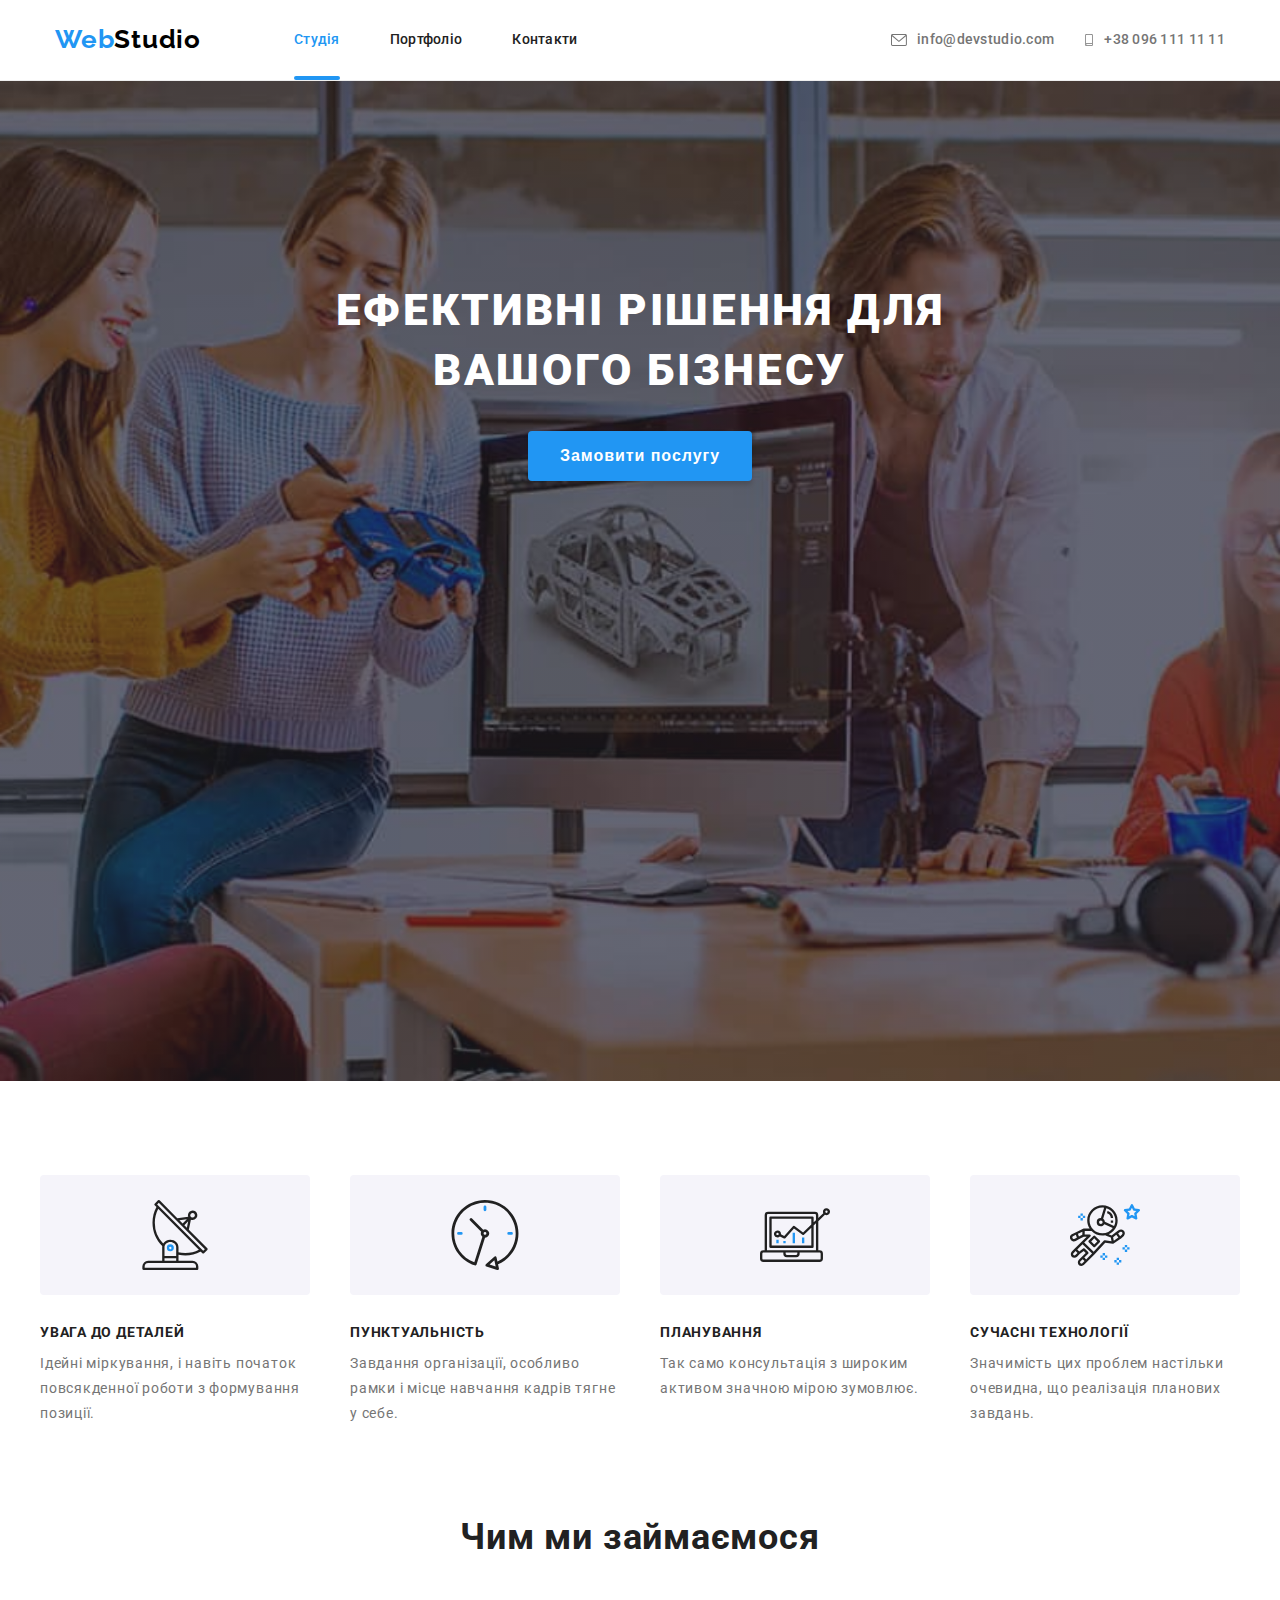
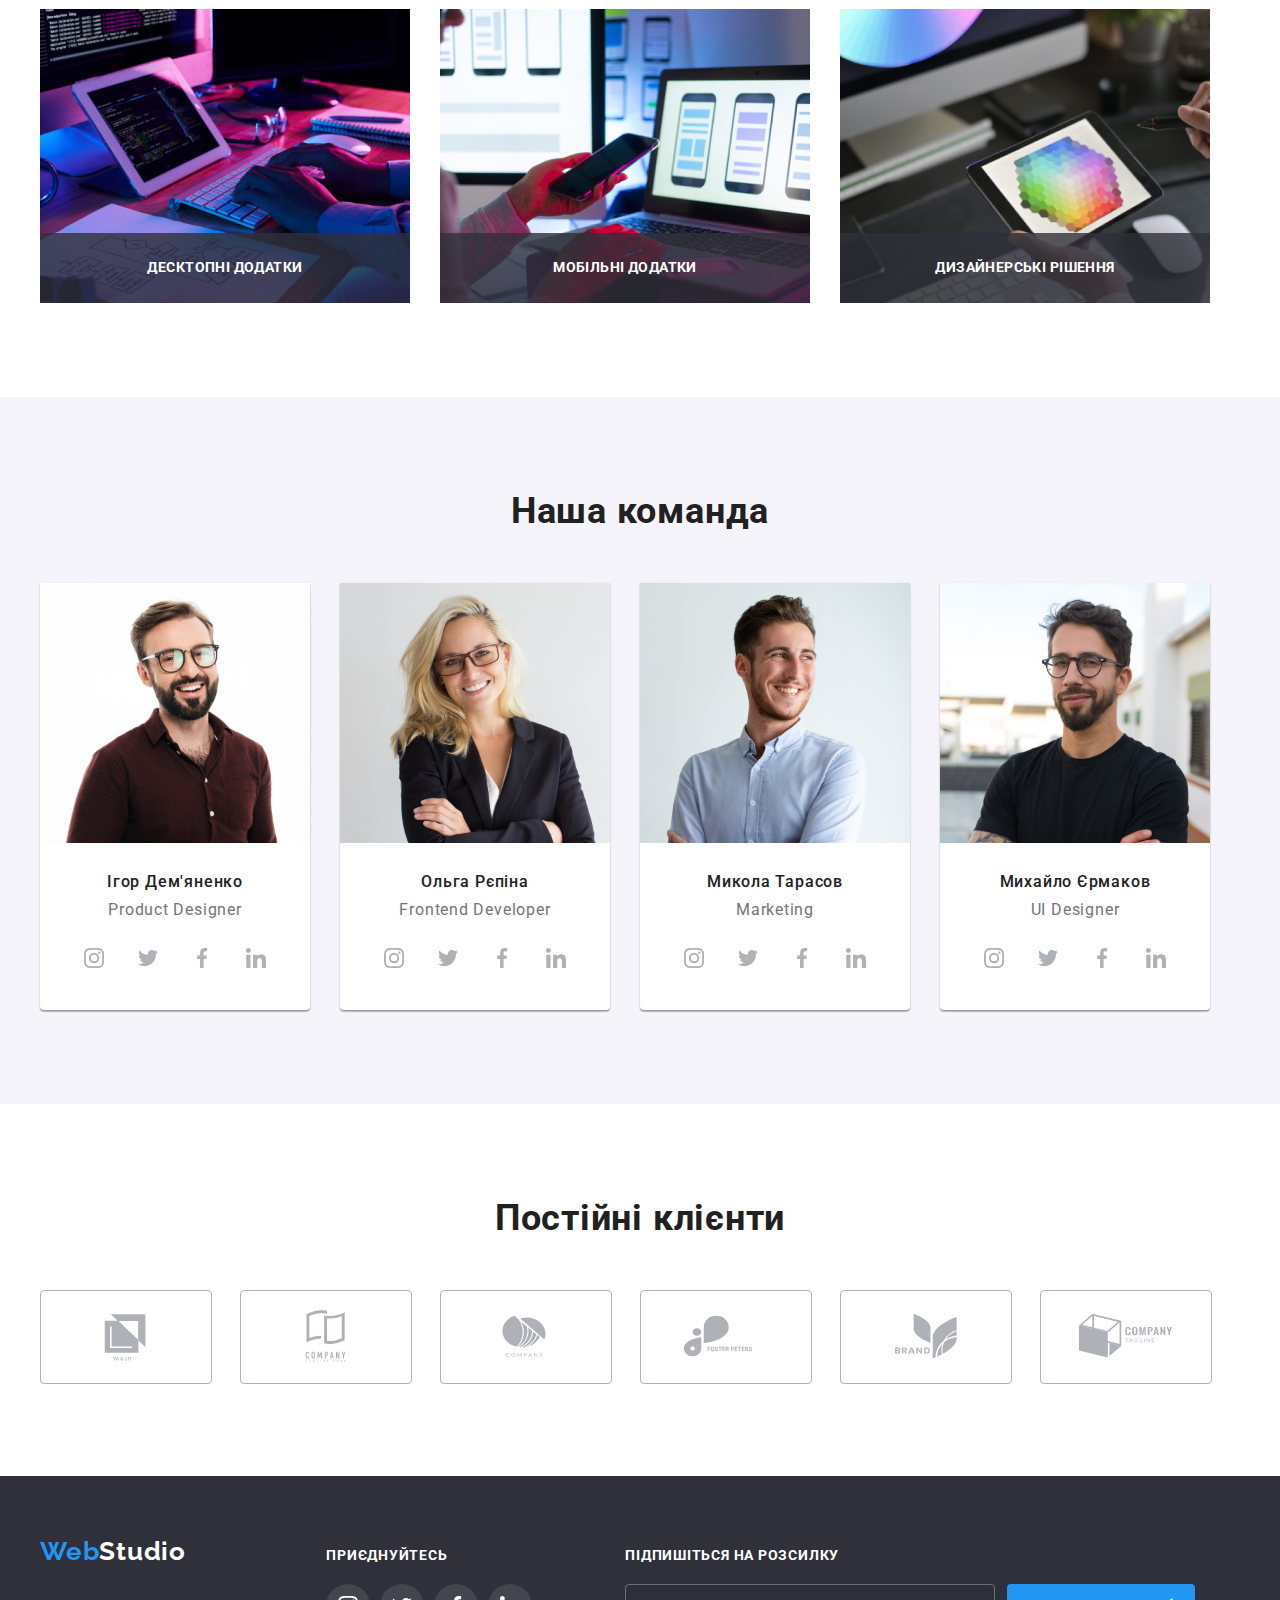
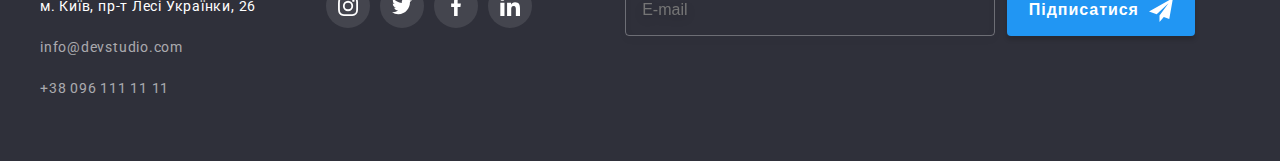
<file: index.html>
<!DOCTYPE html>
<html lang="uk">

<head>
    <meta charset="UTF-8">
    <meta http-equiv="X-UA-Compatible" content="IE=edge">
    <meta name="viewport" content="width=device-width, initial-scale=1.0">
    <title>Завдання6</title>
    <link rel="preconnect" href="https://fonts.googleapis.com">
    <link rel="preconnect" href="https://fonts.gstatic.com" crossorigin>
    <link href="https://fonts.googleapis.com/css2?family=Raleway:wght@700&family=Roboto:wght@400;500;700;900&display=swap" rel="stylesheet">
    <link rel="stylesheet" href="https://cdnjs.cloudflare.com/ajax/libs/modern-normalize/1.1.0/modern-normalize.min.css"
        integrity="sha512-wpPYUAdjBVSE4KJnH1VR1HeZfpl1ub8YT/NKx4PuQ5NmX2tKuGu6U/JRp5y+Y8XG2tV+wKQpNHVUX03MfMFn9Q=="
        crossorigin="anonymous" referrerpolicy="no-referrer" />
    <link rel="stylesheet" href="./css/styles.css">


<body>
    <header>
        <div class=" header container nav-flex">
            <a class="logo" href="./index.html"><span class="accent">Web</span>Studio</a>
            <nav class="nav-site">
                <ul class="nav-li">
                    <li class="item" ><a href="" class="nav-site-link current after-title">Студія</a></li>
                    <li class="item" ><a href="./portfolio.html" class="nav-site-link after-title ">Портфоліо</a></li>
                    <li class="item" ><a href="" class="nav-site-link after-title">Контакти</a></li>
                </ul>
            </nav>
            <ul class="nav-contacts">
                <li class="item">
                <a href="mailto:info@devstudio.com" class="nav-contacts-tel pre-title" href="">
                    <svg class="icon-list-contact"  width="16" height="12">
                                <use href="./images/icons.svg.svg#icon-email"></use>
                    </svg>info@devstudio.com</a>
                </li>
                <li class="item">
                    <a href="tel:+380961111111" class="nav-contacts-tel tel-footer pre-title" href="">
                        <svg class="icon-list-contact"  width="10" height="12">
                                <use href="./images/icons.svg.svg#icon-tel"></use>
                        </svg> +38 096 111 11 11</a>
                </li>
            </ul>
        </div>
    </header>

    <main>
        <section class="hero-start section hero-img">
            <h1 class="hero-start-header">Ефективні рішення для вашого бізнесу</h1>
            <button type="button" class="hero-button" data-modal-open>Замовити послугу</button>
            <div class="backdrop is-hidden" data-modal>
                <div class="modal">
                    <button type="button"  class="button-close" data-modal-close><svg class="icon-close" width="18" height="18">
                        <use href="./images/icons.svg.svg#icon-close-black" ></use></svg></button>
                    <form  name="client-form" class="form" action="">
                        <p class="header-form">Залиште свої дані, ми вам передзвонимо</p>
                            <label class="form-field" for="name">
                                <span class="form-name">Ім'я</span>
                                <div class="form-field-input">
                                    <svg class="icon-form"  width="18" height="18">
                                        <use href="./images/icons.svg.svg#icon-people-black"></use></svg>
                                    <input class="input-icon" type="text" name="name" id="name" autofocus>
                                </div>
                            </label>   
                            <label class="form-field" for="tel">
                                <span class="form-name">Телефон</span>
                                <div class="form-field-input">
                                    <svg class="icon-form"  width="18" height="18">
                                        <use href="./images/icons.svg.svg#icon-phone-black"></use></svg>
                                    <input class="input-icon" type="tel" name="tel" id="tel">
                                </div>
                            </label>
                            <label class="form-field" for="mail">
                                <span class="form-name">Пошта</span>
                                <div class="form-field-input">
                                    <svg class="icon-form"  width="18" height="18">
                                        <use href="./images/icons.svg.svg#icon-email-black-mail"></use></svg>
                                    <input class="input-icon" type="email" name="mail" id="mail">
                                </div>
                            </label>
                            <label class="form-field" for="coment">
                                <span class="form-name">Коментар</span>
                                <div class="form-field-textarea">
                                <textarea name="coment" id="coment" rows="3" placeholder="Введіть текст"></textarea>
                                </div>
                            </label> 
                            <label class="modal-agreement"  for="agreement">
                                <input class="form-checkbox" type="checkbox" name="agreement" id="agreement">
                                <svg class="icon-check is-hidden"  width="16" height="15">
                                    <use href="./images/icons.svg.svg#icon-icon-check-1"></use>
                                </svg>
                                <span class="modal-agreement-text">
                                    Погоджуюся з розсилкою та приймаю 
                                    <a class="condition" href="">Умови договору</a>
                                </span>
                            </label>
                    </form>
                    <button class="button-send" type="submit">Відправити</button>
                </div>
            </div>
        </section>
        

        <section class="section">
            <div class="container benifits-flex">
                <h2 class=" visually-hidden">Наші переваги</h2>
                <ul class="benifits-list">
                    <li class="benifits-iteam">
                        <div class="iteam-box">
                            <svg class="benefits-box-icon" width="70" height="70">
                                <use href="./images/icons.svg.svg#icon-antenna-1"  >
                                </use>
                            </svg>
                        </div>
                        <h3 class="title-benifits">УВАГА ДО ДЕТАЛЕЙ</h3>
                        <p class="text-benifits">
                            Ідейні міркування, і навіть початок повсякденної роботи з формування позиції.</p>
                    </li>
                    <li class="benifits-iteam">
                        <div class="iteam-box ">
                            <svg class="benefits-box-icon" width="70" height="70">
                                <use href="./images/icons.svg.svg#icon-clock-1" >
                                </use>
                            </svg>
                        </div>
                        <h3 class="title-benifits">ПУНКТУАЛЬНІСТЬ</h3>
                        <p class="text-benifits">
                            Завдання організації, особливо рамки і місце навчання кадрів тягне у себе.</p>
                    </li>
                    <li class="benifits-iteam">
                        <div class="iteam-box"> 
                            <svg  class="benefits-box-icon" width="70" height="70">
                                <use href="./images/icons.svg.svg#icon-diagram-1"  >
                                </use>
                            </svg></div>
                        <h3 class="title-benifits">ПЛАНУВАННЯ</h3>
                        <p class="text-benifits">
                            Так само консультація з широким активом значною мірою зумовлює.</p>
                    </li>
                    <li class="benifits-iteam">
                        <div class="iteam-box"> 
                            <svg class="benefits-box-icon" width="70" height="70">
                                <use href="./images/icons.svg.svg#icon-astronaut-1"  >
                                </use>
                            </svg></div>
                        <h3 class="title-benifits">СУЧАСНІ ТЕХНОЛОГІЇ</h3>
                        <p class="text-benifits">
                            Значимість цих проблем настільки очевидна, що реалізація планових завдань.</p>
                    </li>
                </ul>
            </div>
        </section>
        


        <section class="working">
            <div class="container">
                <h2 class="header-two">Чим ми займаємося</h2>
                <ul class="list-image">
                    <li class="working-iteam">
                        <img class="img" src="./images/box1.jpg" alt="box1" width="370">
                        <div class="working-applications">
                            <p class="application-titles">Десктопні додатки</p>
                        </div>
                    </li>
                    <li class="working-iteam">
                        <img class="img"src="./images/box2.jpg" alt="box2" width="370">
                        <div class="working-applications">
                            <p class="application-titles">Мобільні додатки</p>
                        </div>
                    </li>
                    <li class="working-iteam">
                        <img class="img" src="./images/box3.jpg" alt="box3" width="370">
                        <div class="working-applications">
                            <p  class="application-titles">Дизайнерські рішення</p>
                        </div>
                    </li>
                </ul>
            </div>
        </section>


        <section class="team">
            <div class="container">
                <h2 class="header-two">Наша команда</h2>
                <ul class="team-list">
                    <li class="team-iteam">
                        <img class="img" src="images/img.jpg" alt="ihor" width="270">
                        <h3  class="name-worker">Ігор Дем'яненко</h3>
                        <p  class="team-job">Product Designer</p>
                        <ul class="team-icon">
                            <li class="icon-list" ><a class="icon-list-nav" href=""><svg class="icon-list-team"  width="20" height="20">
                                <use href="./images/icons.svg.svg#icon-instagram"></use>
                            </svg></a></li>
                            <li class="icon-list" ><a class="icon-list-nav" href=""><svg class="icon-list-team" width="20" height="20">
                                <use href="./images/icons.svg.svg#icon-twitter" ></use>
                            </svg></a></li>
                            <li class="icon-list" ><a class="icon-list-nav" href=""><svg class="icon-list-team" width="20" height="20">
                                <use href="./images/icons.svg.svg#icon-facebook" ></use>
                            </svg></a></li>
                            <li class="icon-list" ><a class="icon-list-nav" href=""><svg class="icon-list-team" width="20" height="20">
                                <use href="./images/icons.svg.svg#icon-linkedin"></use>
                            </svg></a></li>
                        </ul>
                    </li>
                    <li class="team-iteam">
                        <img class="img" src="images/img(1).jpg" alt="olga" width="270">
                        <h3 class="name-worker">Ольга Рєпіна</h3>
                        <p class="team-job">Frontend Developer</p>
                        <ul class="team-icon">
                            <li class="icon-list" ><a class="icon-list-nav" href=""><svg class="icon-list-team"  width="20" height="20">
                                <use href="./images/icons.svg.svg#icon-instagram"></use>
                            </svg></a></li>
                            <li class="icon-list" ><a class="icon-list-nav" href=""><svg class="icon-list-team" width="20" height="20">
                                <use href="./images/icons.svg.svg#icon-twitter" ></use>
                            </svg></a></li>
                            <li class="icon-list" ><a class="icon-list-nav" href=""><svg class="icon-list-team" width="20" height="20">
                                <use href="./images/icons.svg.svg#icon-facebook" ></use>
                            </svg></a></li>
                            <li class="icon-list" ><a class="icon-list-nav" href=""><svg class="icon-list-team" width="20" height="20">
                                <use href="./images/icons.svg.svg#icon-linkedin"></use>
                            </svg></a></li>
                        </ul>
                    </li>
                    <li class="team-iteam">
                        <img class="img" src="images/img(2).jpg" alt="mikola" width="270">
                        <h3 class="name-worker">Микола Тарасов</h3>
                        <p class="team-job">Marketing</p>
                        <ul class="team-icon">
                            <li class="icon-list" ><a class="icon-list-nav" href=""><svg class="icon-list-team"  width="20" height="20">
                                <use href="./images/icons.svg.svg#icon-instagram"></use>
                            </svg></a></li>
                            <li class="icon-list" ><a class="icon-list-nav" href=""><svg class="icon-list-team" width="20" height="20">
                                <use href="./images/icons.svg.svg#icon-twitter" ></use>
                            </svg></a></li>
                            <li class="icon-list" ><a class="icon-list-nav" href=""><svg class="icon-list-team" width="20" height="20">
                                <use href="./images/icons.svg.svg#icon-facebook" ></use>
                            </svg></a></li>
                            <li class="icon-list" ><a class="icon-list-nav" href=""><svg class="icon-list-team" width="20" height="20">
                                <use href="./images/icons.svg.svg#icon-linkedin"></use>
                            </svg></a></li>
                        </ul>
                    </li>
                    <li class="team-iteam">
                        <img class="img" src="images/img(3).jpg" alt="mihaylo" width="270">
                        <h3 class="name-worker">Михайло Єрмаков</h3>
                        <p class="team-job">UI Designer</p>
                        <ul class="team-icon">
                            <li class="icon-list" ><a class="icon-list-nav" href=""><svg class="icon-list-team"  width="20" height="20">
                                <use href="./images/icons.svg.svg#icon-instagram"></use>
                            </svg></a></li>
                            <li class="icon-list" ><a class="icon-list-nav" href=""><svg class="icon-list-team" width="20" height="20">
                                <use href="./images/icons.svg.svg#icon-twitter" ></use>
                            </svg></a></li>
                            <li class="icon-list" ><a class="icon-list-nav" href=""><svg class="icon-list-team" width="20" height="20">
                                <use href="./images/icons.svg.svg#icon-facebook" ></use>
                            </svg></a></li>
                            <li class="icon-list" ><a class="icon-list-nav" href=""><svg class="icon-list-team" width="20" height="20">
                                <use href="./images/icons.svg.svg#icon-linkedin"></use>
                            </svg></a></li>
                        </ul>
                    </li>
                </ul>
        </div>
        </section>
        

        <section class=" section clients">
            <div class="container">
                <h2 class="header-two">Постійні клієнти</h2>
                <ul class="clients-list">
                    <li  class="clients-item"><a   class="client-link-icon"href=""><svg class="icon-list-clients" width="106" height="60">
                                <use href="./images/icons.svg.svg#icon-1" ></use></svg></a></li>
                    <li  class="clients-item"><a  class="client-link-icon" href=""><svg class="icon-list-clients" width="106" height="60">
                                <use href="./images/icons.svg.svg#icon-2" ></use></svg></a></li>
                    <li  class="clients-item"><a  class="client-link-icon" href=""><svg class="icon-list-clients" width="106" height="60">
                                <use href="./images/icons.svg.svg#icon-3"  ></use></svg></a></li>
                    <li  class="clients-item"><a  class="client-link-icon" href=""><svg class="icon-list-clients" width="106" height="60">
                                <use href="./images/icons.svg.svg#icon-4"  ></use></svg></a></li>
                    <li  class="clients-item"><a  class="client-link-icon" href=""><svg class="icon-list-clients" width="106" height="60">
                                <use href="./images/icons.svg.svg#icon-5"  ></use></svg></a></li>
                    <li  class="clients-item"><a  class="client-link-icon" href=""><svg class="icon-list-clients" width="106" height="60">
                                <use href="./images/icons.svg.svg#icon-6"  ></use></svg></a></li>
                </ul>
            </div>
        </section>
    </main>


    <footer class="footer">
      <div class="container footer-flex">
        <div class="left-footer">
          <a class="logo-footer" href="./index.html" ><span class="accent">Web</span>Studio</a>
          <address class="nav-contacts-footer">
            <ul>
              <li class="footer-list">
                <a class="address-office" href="https://www.google.com/maps/d/viewer?mid=10uSM3H-mIU3GznYo2szRIEphczw&hl=en_US&ll=50.42732700000001%2C30.538092&z=17" target="_blank"rel="noopener noreferrer">м. Київ, пр-т Лесі Українки, 26</a>
              </li>
              <li class="footer-list">
                <a class="address-tel-emal" href="mailto:info@devstudio.com">info@devstudio.com</a>
              </li>
              <li class="footer-list">
                <a class="address-tel-emal" href="tel:+380961111111">+38 096 111 11 11</a>
              </li>
            </ul>
          </address>
        </div>
        <div class="join">
          <p class="join-word">приєднуйтесь</p>
          <ul class="join-list">
            <li class="join-iteam">
              <a  class="join-link" href=""><svg class="icon-join" width="20" height="20"><use href="./images/icons.svg.svg#icon-instagram"  ></use>
            </svg></a></li>
            <li class="join-iteam">
              <a  class="join-link" href=""><svg class="icon-join" width="20" height="20"><use href="./images/icons.svg.svg#icon-twitter"  ></use>
            </svg></a></li>
            <li class="join-iteam">
              <a  class="join-link" href=""><svg class="icon-join" width="20" height="20"><use href="./images/icons.svg.svg#icon-facebook"  ></use>
            </svg></a></li>
            <li class="join-iteam">
              <a  class="join-link" href=""><svg class="icon-join" width="20" height="20"><use href="./images/icons.svg.svg#icon-linkedin"  ></use>
            </svg></a></li>
          </ul>
        </div>
        <div class="e-mail">
            <p class="join-word">Підпишіться на розсилку</p>
            <div class="e-mail-box">
                <input type="email" name="mail" id="mail"placeholder="E-mail">
                <button class="button-subscribe" type="submit">
                    Підписатися
                <svg class="icon-join" width="24" height="24"><use href="./images/icons.svg.svg#icon-icon-send"  ></use>
                </svg>
                </button> 
            </div>              
        </div>
      </div>
    </footer>

    
<script src="./js/modal.js"></script>  
</body>

</html>
</file>
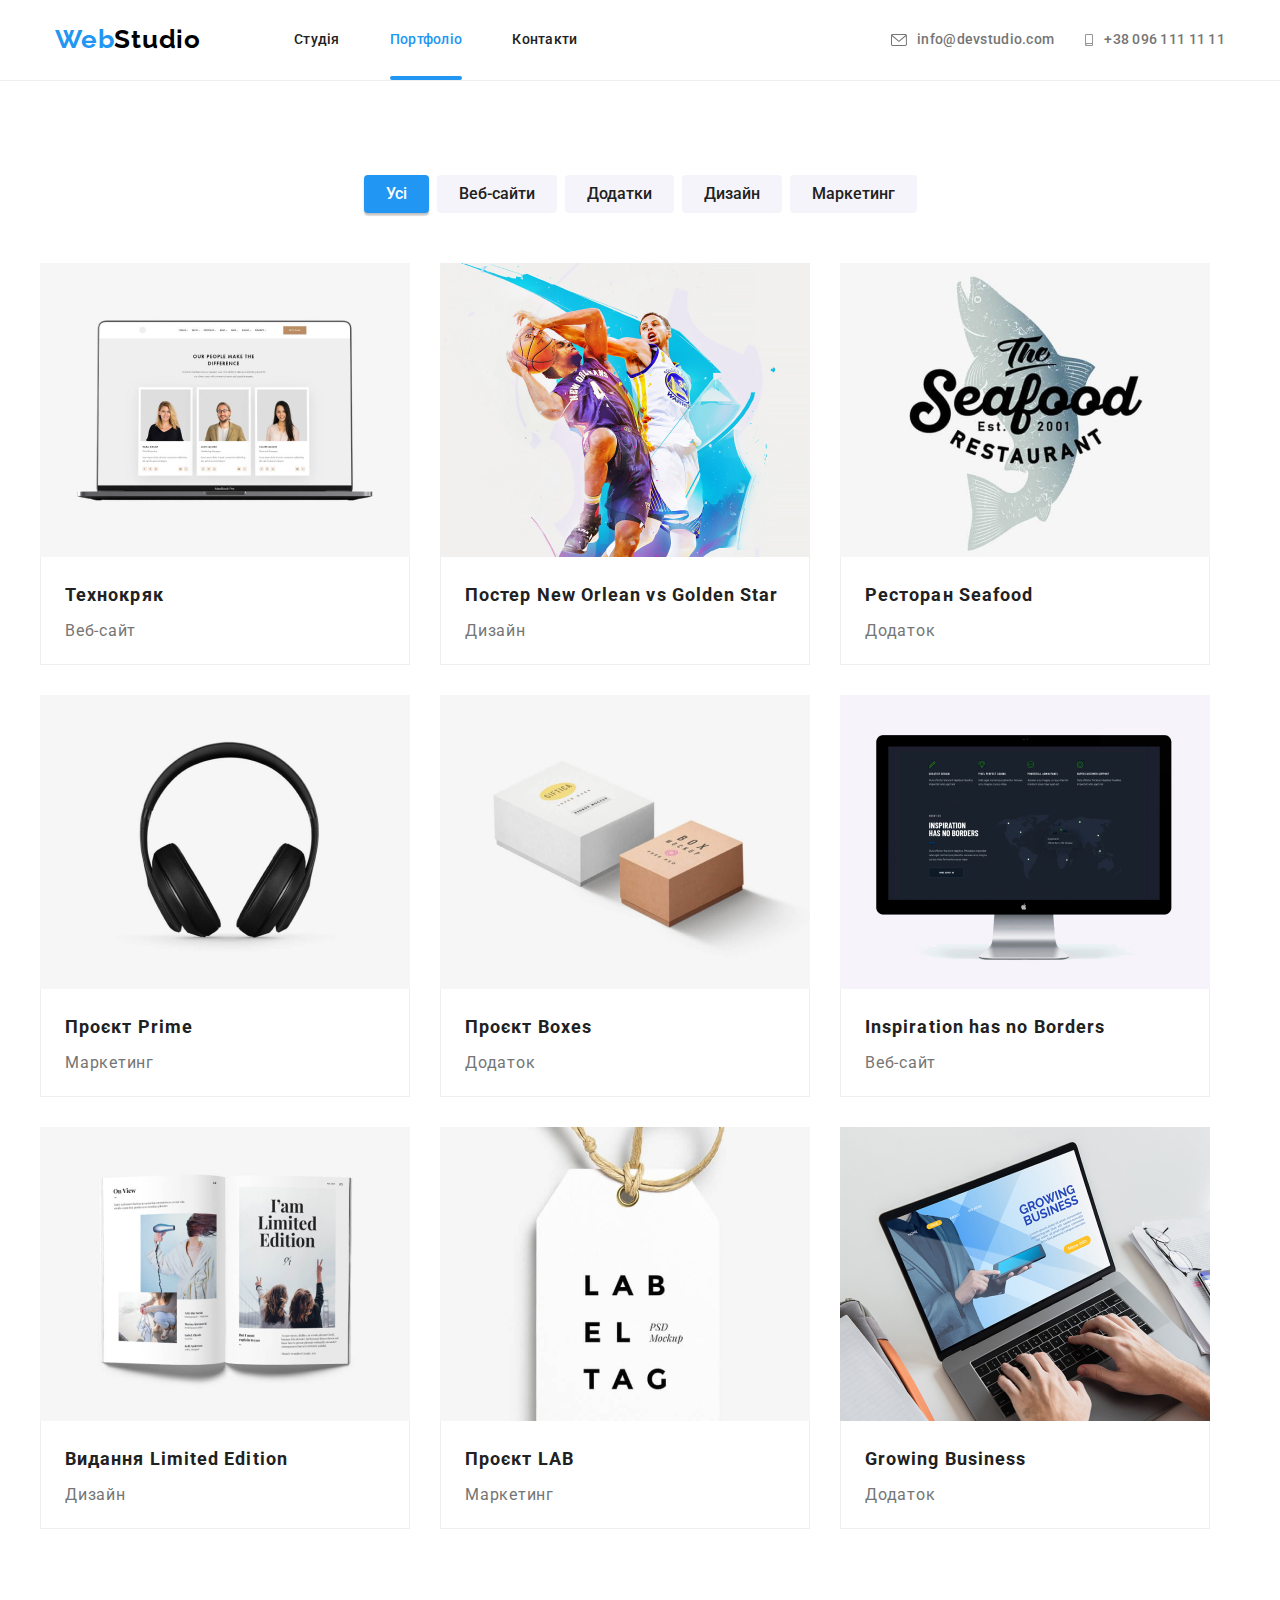
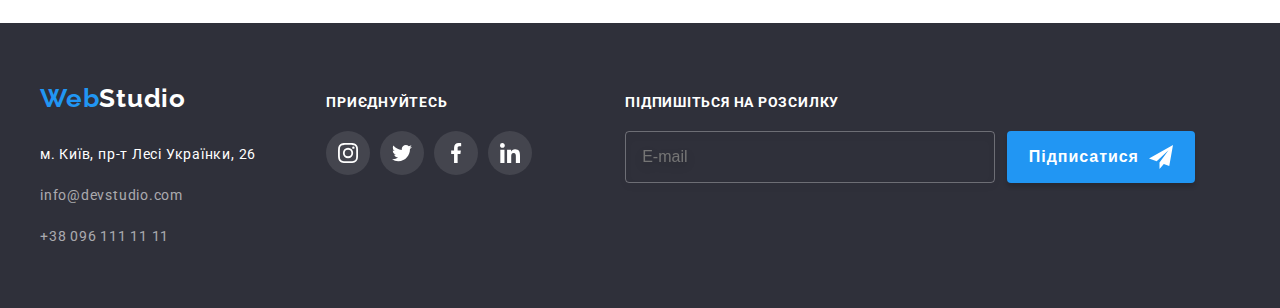
<file: portfolio.html>
<!DOCTYPE html>
<html lang="uk">
  <head>
    <meta charset="UTF-8" />
    <meta http-equiv="X-UA-Compatible" content="IE=edge" />
    <meta name="viewport" content="width=device-width, initial-scale=1.0" />
    <title>Портфоліо</title>
    <link rel="preconnect" href="https://fonts.googleapis.com" />
    <link rel="preconnect" href="https://fonts.gstatic.com" crossorigin />
    <link
      href="https://fonts.googleapis.com/css2?family=Raleway:wght@700&family=Roboto:wght@400;500;700;900&display=swap"
      rel="stylesheet"
    />
    <link
      hrel="stylesheet"
      href="https://cdnjs.cloudflare.com/ajax/libs/modern-normalize/1.1.0/modern-normalize.min.css"
      integrity="sha512-wpPYUAdjBVSE4KJnH1VR1HeZfpl1ub8YT/NKx4PuQ5NmX2tKuGu6U/JRp5y+Y8XG2tV+wKQpNHVUX03MfMFn9Q=="
      crossorigin="anonymous"
      referrerpolicy="no-referrer"
    />
    <link rel="stylesheet" href="./css/styles.css" />
  </head>

  <body>
    <header>
      <div class="header container nav-flex">
        <a class="logo" href="./index.html"
          ><span class="accent">Web</span>Studio</a
        >
        <nav class="nav-site">
          <ul class="nav-li">
            <li class="item">
              <a href="./index.html" class="nav-site-link after-title"
                >Студія</a
              >
            </li>
            <li class="item">
              <a href="" class="nav-site-link current after-title">Портфоліо</a>
            </li>
            <li class="item">
              <a href="" class="nav-site-link after-title">Контакти</a>
            </li>
          </ul>
        </nav>
        <ul class="nav-contacts">
          <li class="item">
            <a
              href="mailto:info@devstudio.com"
              class="nav-contacts-tel pre-title"
              href=""
            >
              <svg class="icon-list-contact" width="16" height="12">
                <use href="./images/icons.svg.svg#icon-email"></use></svg
              >info@devstudio.com</a
            >
          </li>
          <li class="item">
            <a
              href="tel:+380961111111"
              class="nav-contacts-tel tel-footer pre-title"
              href=""
            >
              <svg class="icon-list-contact" width="10" height="12">
                <use href="./images/icons.svg.svg#icon-tel"></use>
              </svg>
              +38 096 111 11 11</a
            >
          </li>
        </ul>
      </div>
    </header>

    <main>
      <section class="section">
        <div class="container">
          <h1 class="visually-hidden">Main content</h1>
          <ul class="filtr">
            <li class="filtr-button">
              <button type="button" class="filtr-tab current">Усі</button>
            </li>
            <li class="filtr-button">
              <button type="button" class="filtr-tab">Веб-сайти</button>
            </li>
            <li class="filtr-button">
              <button type="button" class="filtr-tab">Додатки</button>
            </li>
            <li class="filtr-button">
              <button type="button" class="filtr-tab">Дизайн</button>
            </li>
            <li class="filtr-button">
              <button type="button" class="filtr-tab">Маркетинг</button>
            </li>
          </ul>

          <ul class="content">
            <li class="content-list">
              <a class="content-link" href="">
                <div class="content-description">
                  <img
                    class="img"
                    src="./images/portfolio/1.jpg"
                    alt="фoто-ноутбук"
                    width="370"
                  />
                  <p class="description-text">
                    Ресурс пропонує комплексні пропозиції з різним рівнем
                    функціоналу та сервісів. Все це дозволить відвідувачу
                    отримати вичерпні відомості про компанію чи приватну особу.
                  </p>
                </div>
                <div class="name-list flex-item">
                  <h2 class="name-content">Технокряк</h2>
                  <p class="name-projects">Веб-сайт</p>
                </div>
              </a>
            </li>
            <li class="content-list">
              <a class="content-link" href="">
                <div class="content-description">
                  <img
                    class="img"
                    src="./images/portfolio/2.jpg"
                    alt="фoто-ноутбук"
                    width="370"
                  />
                  <p class="description-text">
                    Ресурс пропонує комплексні пропозиції з різним рівнем
                    функціоналу та сервісів. Все це дозволить відвідувачу
                    отримати вичерпні відомості про компанію чи приватну особу.
                  </p>
                </div>
                <div class="name-list flex-item">
                  <h2 class="name-content">Постер New Orlean vs Golden Star</h2>
                  <p class="name-projects">Дизайн</p>
                </div>
              </a>
            </li>
            <li class="content-list">
              <a class="content-link" href="">
                <div class="content-description">
                  <img
                    class="img"
                    src="./images/portfolio/3.jpg"
                    alt="фoто-ноутбук"
                    width="370"
                  />
                  <p class="description-text">
                    Ресурс пропонує комплексні пропозиції з різним рівнем
                    функціоналу та сервісів. Все це дозволить відвідувачу
                    отримати вичерпні відомості про компанію чи приватну особу.
                  </p>
                </div>
                <div class="name-list flex-item">
                  <h2 class="name-content">Ресторан Seafood</h2>
                  <p class="name-projects">Додаток</p>
                </div>
              </a>
            </li>
            <li class="content-list">
              <a class="content-link" href="">
                <div class="content-description">
                  <img
                    class="img"
                    src="./images/portfolio/4.jpg"
                    alt="фoто-ноутбук"
                    width="370"
                  />
                  <p class="description-text">
                    Ресурс пропонує комплексні пропозиції з різним рівнем
                    функціоналу та сервісів. Все це дозволить відвідувачу
                    отримати вичерпні відомості про компанію чи приватну особу.
                  </p>
                </div>
                <div class="name-list flex-item">
                  <h2 class="name-content">Проєкт Prime</h2>
                  <p class="name-projects">Маркетинг</p>
                </div>
              </a>
            </li>
            <li class="content-list">
              <a class="content-link" href="">
                <div class="content-description">
                  <img
                    class="img"
                    src="./images/portfolio/5.jpg"
                    alt="фoто-ноутбук"
                    width="370"
                  />
                  <p class="description-text">
                    Ресурс пропонує комплексні пропозиції з різним рівнем
                    функціоналу та сервісів. Все це дозволить відвідувачу
                    отримати вичерпні відомості про компанію чи приватну особу.
                  </p>
                </div>
                <div class="name-list flex-item">
                  <h2 class="name-content">Проєкт Boxes</h2>
                  <p class="name-projects">Додаток</p>
                </div>
              </a>
            </li>
            <li class="content-list">
              <a class="content-link" href="">
                <div class="content-description">
                  <img
                    class="img"
                    src="./images/portfolio/6.jpg"
                    alt="фoто-ноутбук"
                    width="370"
                  />
                  <p class="description-text">
                    Ресурс пропонує комплексні пропозиції з різним рівнем
                    функціоналу та сервісів. Все це дозволить відвідувачу
                    отримати вичерпні відомості про компанію чи приватну особу.
                  </p>
                </div>
                <div class="name-list flex-item">
                  <h2 class="name-content">Inspiration has no Borders</h2>
                  <p class="name-projects">Веб-сайт</p>
                </div>
              </a>
            </li>
            <li class="content-list">
              <a class="content-link" href="">
                <div class="content-description">
                  <img
                    class="img"
                    src="./images/portfolio/7.jpg"
                    alt="фoто-ноутбук"
                    width="370"
                  />
                  <p class="description-text">
                    Ресурс пропонує комплексні пропозиції з різним рівнем
                    функціоналу та сервісів. Все це дозволить відвідувачу
                    отримати вичерпні відомості про компанію чи приватну особу.
                  </p>
                </div>
                <div class="name-list flex-item">
                  <h2 class="name-content">Видання Limited Edition</h2>
                  <p class="name-projects">Дизайн</p>
                </div>
              </a>
            </li>
            <li class="content-list">
              <a class="content-link" href="">
                <div class="content-description">
                  <img
                    class="img"
                    src="./images/portfolio/8.jpg"
                    alt="фoто-ноутбук"
                    width="370"
                  />
                  <p class="description-text">
                    Ресурс пропонує комплексні пропозиції з різним рівнем
                    функціоналу та сервісів. Все це дозволить відвідувачу
                    отримати вичерпні відомості про компанію чи приватну особу.
                  </p>
                </div>
                <div class="name-list flex-item">
                  <h2 class="name-content">Проєкт LAB</h2>
                  <p class="name-projects">Маркетинг</p>
                </div>
              </a>
            </li>
            <li class="content-list">
              <a class="content-link" href="">
                <div class="content-description">
                  <img
                    class="img"
                    src="./images/portfolio/9.jpg"
                    alt="фoто-ноутбук"
                    width="370"
                  />
                  <p class="description-text">
                    Ресурс пропонує комплексні пропозиції з різним рівнем
                    функціоналу та сервісів. Все це дозволить відвідувачу
                    отримати вичерпні відомості про компанію чи приватну особу.
                  </p>
                </div>
                <div class="name-list flex-item">
                  <h2 class="name-content">Growing Business</h2>
                  <p class="name-projects">Додаток</p>
                </div>
              </a>
            </li>
          </ul>
        </div>
      </section>
    </main>

    <footer class="footer">
      <div class="container footer-flex">
        <div class="left-footer">
          <a class="logo-footer" href="./index.html"
            ><span class="accent">Web</span>Studio</a
          >
          <address class="nav-contacts-footer">
            <ul>
              <li class="footer-list">
                <a
                  class="address-office"
                  href="https://www.google.com/maps/d/viewer?mid=10uSM3H-mIU3GznYo2szRIEphczw&hl=en_US&ll=50.42732700000001%2C30.538092&z=17"
                  target="_blank"
                  rel="noopener noreferrer"
                  >м. Київ, пр-т Лесі Українки, 26</a
                >
              </li>
              <li class="footer-list">
                <a class="address-tel-emal" href="mailto:info@devstudio.com"
                  >info@devstudio.com</a
                >
              </li>
              <li class="footer-list">
                <a class="address-tel-emal" href="tel:+380961111111"
                  >+38 096 111 11 11</a
                >
              </li>
            </ul>
          </address>
        </div>
        <div class="join">
          <p class="join-word">приєднуйтесь</p>
          <ul class="join-list">
            <li class="join-iteam">
              <a class="join-link" href=""
                ><svg class="icon-join" width="20" height="20">
                  <use href="./images/icons.svg.svg#icon-instagram"></use></svg
              ></a>
            </li>
            <li class="join-iteam">
              <a class="join-link" href=""
                ><svg class="icon-join" width="20" height="20">
                  <use href="./images/icons.svg.svg#icon-twitter"></use></svg
              ></a>
            </li>
            <li class="join-iteam">
              <a class="join-link" href=""
                ><svg class="icon-join" width="20" height="20">
                  <use href="./images/icons.svg.svg#icon-facebook"></use></svg
              ></a>
            </li>
            <li class="join-iteam">
              <a class="join-link" href=""
                ><svg class="icon-join" width="20" height="20">
                  <use href="./images/icons.svg.svg#icon-linkedin"></use></svg
              ></a>
            </li>
          </ul>
        </div>
        <div class="e-mail">
          <p class="join-word">Підпишіться на розсилку</p>
          <div class="e-mail-box">
            <input type="email" name="mail" id="mail" placeholder="E-mail" />
            <button class="button-subscribe" type="submit">
              Підписатися
              <svg class="icon-join" width="24" height="24">
                <use href="./images/icons.svg.svg#icon-icon-send"></use>
              </svg>
            </button>
          </div>
        </div>
      </div>
    </footer>
  </body>
</html>
</file>
<file: css/styles.css>
html {
box-sizing:border-box;
}

:root{
--main-text: #757575;
--text-header:#212121;
--text-accent:#2196F3;
--text-white:#FFFFFF;}
body{
    background-color:var(--text-white);
    color: var(--main-text);
    font-family: 'Roboto' , sans-serif;
    letter-spacing: 0.03em;
    font-weight: 700;
    font-size: 26px;
    line-height: 1.2;
    margin: 0;
    padding: 0;}

.section{
  padding: 94px 0 94px 0;
}
header{
border-bottom: 1px solid #EEEEEE;
}
.header {
  padding: 25px 0;
  height: 80px;
  box-sizing: border-box;
}
.container{
  width: 1200px;
  padding: 0 15px 0 15px;
  margin: 0 auto;}

h1,h2,h3,h4,p{
    margin: 0;
    padding: 0;
    }

ul{list-style: none;
margin: 0;
    padding:0;}

a{text-decoration: none;}
.img{
display: block;
margin: 0;
}

.visually-hidden {
  position: absolute;
  width: 1px;
  height: 1px;
  margin: -1px;
  border: 0;
  padding: 0;

  white-space: nowrap;
  clip-path: inset(100%);
  clip: rect(0 0 0 0);
  overflow: hidden;
}
  /* -------------------------------------header */

/* ---------------------------------------Site nav  */

.nav-flex{
  display: flex;
  align-items: center;
}
.nav-li{
display: flex;
align-items: center;
gap: 50px;
padding-top: 32px;
}

/* .nav-li .item + .item{
  margin-left: 30px;} */

/* .nav-li .item:not(:last-child){
  margin-left: 40px;
} */

.nav-contacts{
  display: flex;
  margin-left: auto;
  
}

.nav-contacts .item+.item{
  margin-left: 30px;
}
.nav-site,
.nav-site-link{
color: var(--text-header);
}
.nav-site-link{
font-weight: 500;
font-size: 14px;
line-height: 1.14;
letter-spacing: 0.02em;
display: block;
padding-bottom: 32px;
transition-property: color;
transition-timing-function: cubic-bezier(0.4, 0, 0.2, 1);
transition-duration: 250ms; 

}
.nav-site, .nav-site-link:hover ,
.nav-site, .nav-site-link:focus{
color: var(--text-accent);
}
.after-title{
position: relative;}

.after-title::after {
position: absolute;
bottom: 0;
left: 0;
content: '' ;
width: 100%;
height: 4px;
background-color: transparent;
display: block;
border-radius: 2px;

/* transition-property:background-color ;
transition-timing-function: cubic-bezier(0.4, 0, 0.2, 1);
transition-duration: 250ms; */
}

.nav-site-link.current{
color: var(--text-accent);}

.after-title.current::after{
background-color: var(--text-accent);
}




.pre-title:before {
content: '';
transition-property: fill;
transition-timing-function: cubic-bezier(0.4, 0, 0.2, 1);
transition-duration: 250ms;}

.icon-list-contact{
margin-right: 10px;
fill: currentColor;
transition-property: fill;
transition-timing-function: cubic-bezier(0.4, 0, 0.2, 1);
transition-duration: 250ms;}
  
.pre-title:hover .icon-list-contact,
.pre-title:focus .icon-list-contact {
fill: var(--text-accent);

}

/* --------------------------------------Nav-contact */

.nav-contacts , .nav-contacts-tel{
  display: flex;
  align-items: center;
color: var(--main-text);
transition-property: color;
transition-timing-function: cubic-bezier(0.4, 0, 0.2, 1);
transition-duration: 250ms;


  font-weight: 500;
  font-size: 14px;
  line-height: 1.14;
  letter-spacing: 0.02em;
}

.nav-contacts, .nav-contacts-tel:hover ,
.nav-contacts, .nav-contacts-tel:focus {
color: var(--text-accent);
}

 /*-------------------------------------- footer */
.footer{
    background: #2F303A;
    padding: 60px 0;
}
.nav-contacts-footer{
  margin-top: 20px;
}
address-tel-emal{
  margin-top: 9px;
  transition-property:color;
  transition-timing-function: cubic-bezier(0.4, 0, 0.2, 1);
  transition-duration: 250ms;
}
.nav-contacts-footer ,
.address-tel-emal:hover,
.nav-contacts-footer, 
.address-tel-emal:focus {
color: var(--text-accent);}


.address-office{
color: var(--text-white);
font-style: normal;
font-weight: 400;
font-size: 14px;
line-height: 1.71;
transition-property:color;
transition-timing-function: cubic-bezier(0.4, 0, 0.2, 1);
transition-duration: 250ms;
}

.address-office:hover,
.address-office:focus {
color: var(--text-accent);}

.address-tel-emal{
  font-style: normal;
  font-weight: 400;
  font-size: 14px;
  line-height: 1.71;
  color: rgba(255, 255, 255, 0.6);}
  

.footer-list {
margin-bottom: 9px;}

.footer-list:last-child {
margin-bottom: 0;
}

.logo {
    text-decoration: none;
    color: black;
    font-family: 'Raleway';
    font-weight: 700;
    font-size: 26px;
    line-height: 1.2;
    margin-right: 93px;
}
.logo-footer {
  text-decoration: none;
  color: #FFFFFF;
  font-family: 'Raleway';
  font-weight: 700;
  font-size: 26px;
  line-height: 1.2;
}

.accent{
color: var(--text-accent);
}




.footer-flex{
display: flex;
}
.join{
  margin-left: 70px;
  padding-top: 12px;
  width: 206px;
  height: 80px;
}
.join-word{
font-weight: 700;
font-size: 14px;
line-height: 1.14;
text-transform: uppercase;
color: var(--text-white);

}

.join-list{
  width: 206px;
  height: 44px;
  margin-top: 20px;
  margin-bottom: 100px;
  display: flex;
  justify-content: space-between;
  align-items: center;
  gap: 10px;

}
.join-iteam{
  width: 44px;
  height: 44px;
  border-radius: 50%;
}
.join-link{
    width: 100%;
    height: 100%;
    display: flex;
    align-items: center;
    justify-content: center;
    border-radius: 50%;
    background-color: rgba(255, 255, 255, 0.1);
    color:#FFFFFF;
    transition-property: background-color;
    transition-timing-function: cubic-bezier(0.4, 0, 0.2, 1);
    transition-duration: 250ms;
  }

.icon-join {
  fill: currentColor;
  transition-property: background-color;
  transition-timing-function: cubic-bezier(0.4, 0, 0.2, 1);
  transition-duration: 250ms;
  }

.join-link:hover,
.join-link:focus {
background-color: var(--text-accent);
}

.join-link:hover .icon-join,
.join-link:focus .icon-join {
  background-color: var(--text-accent)
}



.e-mail{
width: 570px;
height: 86px;
margin-left: 93px;
margin-top: 12px;
}
.e-mail-box{
  display: flex;
  margin-top: 20px;
  justify-content: space-between;
  gap: 12px;
}
.e-mail-box input{
padding: 15px 16px;
width: 358px;
background-color: transparent;
border: 1px solid rgba(255, 255, 255, 0.3);
filter: drop-shadow(0px 4px 4px rgba(0, 0, 0, 0.15));
border-radius: 4px;


  font-weight: 400;
  font-size: 16px;
  line-height: 1.25;
  display: flex;
  align-items: center;
  color: rgba(255, 255, 255, 0.6);
}

.button-subscribe{
width: 200px;
background:var(--text-accent);
box-shadow: 0px 4px 4px rgba(0, 0, 0, 0.15);
border-radius: 4px;
cursor: pointer;

font-weight: 700;
  font-size: 16px;
  line-height: 1.88;
  display: flex;
  align-items: center;
  text-align: center;
  letter-spacing: 0.06em;
  color: var(--text-white);
  border: 0;
  justify-content: center;
  padding: 10px;
  gap: 10px;
}




/* -----------------------------------------hero */
.hero-img {
  max-width: 1600px;
  height: 600px;
  margin: 0 auto;
  margin: 0 auto;
  background-image: linear-gradient(rgba(47, 48, 58, 0.4), rgba(47, 48, 58, 0.4)),url(../images/hero1.jpg) ;
  background-position: center;
  background-repeat: no-repeat;
  background-size: cover;
  }
.hero-start{
text-align: center;
padding: 200px 0;
}
.hero-start-header{
  color: var(--text-white);
  margin-top: 0;
  margin-bottom: 0;
  font-weight: 900;
    font-size: 44px;
    line-height: 1.36;
    text-align: center;
    letter-spacing: 0.06em;
    text-transform: uppercase;
    max-width: 696px;
    margin-left: auto;
    margin-right: auto;
}  

.hero-button{
display:block;
margin: 0 auto;
padding: 10px 32px;
cursor: pointer;
background: var(--text-accent);
color: var(--text-white);
box-shadow: 0px 4px 4px rgba(0, 0, 0, 0.15);
border-radius: 4px;
font-weight: 700;
font-size: 16px;
line-height: 1.88;
letter-spacing: 0.06em;
margin-top: 30px;
border: 0;
cursor: pointer;
}

/* -----modal----------------------------------------------------------- */

.backdrop {
    width: 100%;
    height: 100%;
    z-index: 10;
    display: flex;
    background-color: rgba(0, 0, 0, 0.2);
     
    position: fixed;
      top: 0;
      left: 0;
      justify-content: center;
      align-items: center;

opacity: 1;
transition:opacity 250ms cubic-bezier(0.4, 0, 0.2, 1);
}
.backdrop.is-hidden{
  opacity: 0;
  pointer-events: none;
}

.backdrop.is-hidden .modal{
transform: translate(-50%,-50%) scale(0.5);
}

.modal {
  width: 528px;
  height: 581px;
  background-color: var(--text-white);
  box-shadow: 0px 1px 3px rgb(0 0 0 / 12%), 0px 1px 1px rgb(0 0 0 / 14%), 0px 2px 1px rgb(0 0 0 / 20%);
  border-radius: 4px;
  padding: 40px;
  position: relative;
  display: flex;
  flex-direction: column;
  align-items: center;
  transition: transform 250ms cubic-bezier(0.4, 0, 0.2, 1), visibility 250ms cubic-bezier(0.4, 0, 0.2, 1), opacity 400ms ease-in-out 200ms;

}
.button-close{
    width: 30px;
      height: 30px;
      border-radius: 100%;
      border: 1px solid rgba(0, 0, 0, 0.1);
      background-color: var(--text-white);
      display: flex;
      justify-content: center;
      align-items: center;
      margin-left: auto;
      cursor: pointer;
      position: absolute;
      top: 8px;
      right: 8px;
      padding: 0;
}

.icon-close {
  fill: #000000;
  transition-property: fill;
  transition-timing-function: cubic-bezier(0.4, 0, 0.2, 1);
  transition-duration: 250ms;
}

.button-close:hover,
.button-close:focus {
fill: var(--text-accent);
}

.button-close:hover .icon-close,
.button-close:focus .icon-close {
  fill:var(--text-accent);}






.form {
width: 100%;
margin-bottom: 30px;}


.header-form {
  margin-bottom: 12px;
  text-align: center;
  font-style: normal;
    font-weight: 700;
    font-size: 20px;
    line-height: 23px;
    text-align: center;
    letter-spacing: 0.03em;
    color: var(--text-header);
}

.form-field {
margin-bottom: 4px;
display: flex;
text-align: left;
flex-direction: column;
  margin-bottom: 10px;
  font-weight: 400;
  font-size: 12px;
  line-height: 1.17;
  letter-spacing: 0.01em;
  color: var(--main-text);} 
   
  


.form-name{
  font-size: 12px;
  line-height: 1.16;
  letter-spacing: 0.01em;
  color: var(--main-text);
  margin-bottom: 4px;
}

.form-field-input{
position: relative;
  }

.form-field-input input {
      height: 40px;
        border: 1px solid rgba(33, 33, 33, 0.2);
        border-radius: 4px;
        width: 100%;
        padding-left: 45px;
        font-size: 12px;
        line-height: 1.16;
        letter-spacing: 0.01em;
        transition: border 250ms cubic-bezier(0.4, 0, 0.2, 1);
        outline: transparent;
}

.form-field-input input:focus,
.form-field-input input:checked,
.form-field-input input:hover {
  border: 1px solid var(--text-accent);
}
.icon-form {
position: absolute;
left: 12px;
top: 11px;
z-index: 10;
fill: black;
transition: fill 250ms cubic-bezier(0.4, 0, 0.2, 1);
}

.form-field-input:focus-within .icon-form,
.form-field-input:checked .icon-form,
.form-field-input:hover .icon-form {
fill:var(--text-accent);}

/* .input-icon:checked  .icon-form {
fill: var(--text-accent);
} */


.form-field textarea {
  padding: 12px 16px;
  height: 120px;
  width: 100%;
  border: 1px solid rgba(33, 33, 33, 0.2);
  border-radius: 4px;
  font-size: 12px;
  line-height: 1.16;
  letter-spacing: 0.01em;
  transition: border 250ms cubic-bezier(0.4, 0, 0.2, 1);
  outline: transparent;
  resize: none;
}
.form-field textarea:focus,
.form-field textarea:checked,
.form-field textarea:hover {
  border: 1px solid var(--text-accent);}



.modal-agreement{
display: flex;
justify-content: center;
align-items: center;
}

.form-checkbox {
    position: absolute;
      white-space: nowrap;
      overflow: hidden;
      border: 0;
      padding: 0;
      clip: rect(0 0 0 0);
}

.icon-check{
margin-right: 7px;
border-radius: 3px;
  border: 2px solid var(--text-header);
  background-color: transparent;
  fill: transparent;
  width: 16px;
  height: 15px;
}
input:checked + .icon-check{
  border: 1px solid transparent;
  background-color: var(--text-accent);
  fill: var(--text-white);
}

.modal-agreement-text{
font-weight: 400;
font-size: 14px;
line-height: 24px;
letter-spacing: 0.03em;
color:var(--main-text);
}
.condition{
color: var(--text-accent);
  text-decoration: none;
  border-bottom: 1px var(--text-accent) solid;
}
.button-send{
    background-color: var(--text-accent);
      color: var(--text-white);
      box-shadow: 0px 4px 4px rgb(0 0 0 / 15%);
      border-radius: 4px;
      border: 0;
      cursor: pointer;
      font-weight: 700;
      font-size: 16px;
      line-height: 1.8;
      letter-spacing: 0.06em;
      padding: 10px 52px;
      text-align: center;
      transition: background-color 250ms cubic-bezier(0.4, 0, 0.2, 1);
    }

/*------------------------------------------- benifits */
.benifits-list{
display: flex;
flex-wrap: wrap;
/* background-color: #2196F3; */
height: 248px;
justify-content: space-between;
}

.iteam-box{
  display: flex;
}

.benifits-iteam {
width: 270px;
margin-right: 30px;
}

.benifits-iteam:last-child {
margin-right: 0;
}

.invisible{
color: var(--text-white)
}

.title-benifits{
  color: var(--text-header);
  font-weight: 700;
  font-size: 14px;
  line-height: 1.14;
  text-transform: uppercase;
  }
  .text-benifits {
  color: var(--main-text);
  font-weight: 400;
  font-size: 14px;
  line-height: 1.8;
  margin-top: 10px;
  }




.iteam-box {
  width: 270px;
  height: 120px;
  margin-bottom: 30px;
  background: #F5F4FA;
  border-radius: 4px;
  display: flex;
  align-items: center;
  justify-content: center;
}


 /* --------------------------------------------working */
.working{
  padding-bottom: 94px;

} 


.list-image{
  margin-top: 50px;
display: flex;
flex-wrap: wrap;}

.working-iteam{
  width: 370px;
  margin-right: 30px;
  position: relative;
}

.working-iteam:last-child {
margin-right: 0;
}

.header-two{
    color: var(--text-header);
    font-weight: 700;
    font-size: 36px;
    line-height: 1.16;
    text-align: center;
}

.working-applications {
position: absolute;
bottom: 0;
left: 0;
width: 370px;
height: 70px;
background: rgba(47, 48, 58, 0.8);
}

.application-titles {
font-weight: 700;
font-size: 14px;
line-height: 1.14;
text-align: center;
letter-spacing: 0.03em;
text-transform: uppercase;
color:var(--text-white);
padding: 27px;
display: flex;
justify-content: center;
margin: 0;
}

/* ------------------------------------------------team */
.team{
  background: #F5F4FA;
  padding: 94px 0;
}
.team-list{
  margin-top: 50px;
  color: var(--text-header);
  font-weight: 500;
  font-size: 16px;
  line-height: 19px;
  display: flex;
  flex-wrap: wrap;}

.team-iteam {
  width: 270px;
  margin-right: 30px;
  box-shadow: 0px 1px 3px rgba(0, 0, 0, 0.12), 0px 1px 1px rgba(0, 0, 0, 0.14), 0px 2px 1px rgba(0, 0, 0, 0.2);
  border-radius: 0px 0px 4px 4px;
  text-align: center;
  background-color: var(--text-white);
}

.team-iteam:last-child {
  margin-right: 0;
}

.name-worker{
font-weight: 500;
font-size: 16px;
line-height: 1.18;
text-align: center;
color:var(--text-header);
margin-top: 30px;
margin-bottom: 10px;
}
.team-job{
color: var(--main-text);
font-weight: 400;
font-size: 16px;
line-height: 1.18;
text-align: center;
margin: top 10px; ;
margin-bottom: 16px;}





.team-icon{
margin-bottom: 30px;
width: 206px;
height: 44px;
margin-left: 32px;
margin-right: 32px;
/* border-radius: 50%; */
display: flex;
justify-content: space-between;
align-items: center;
justify-content: center;
gap: 10px;
}


.icon-list{
width: 44px;
height: 44px;
border-radius: 50%;
}

.icon-list-nav{
  width: 100%;
  height: 100%;
  display: flex;
  align-items: center;
  justify-content: center;
  border-radius: 50%;
  background-color:transparent;
  fill:  #AFB1B8;
  transition-property: background-color;
  transition-timing-function: cubic-bezier(0.4, 0, 0.2, 1);
  transition-duration: 250ms;
}


.icon-list-nav:hover ,
.icon-list-nav:focus{
background-color: var(--text-accent);
}

icon-list-team{
transition-property:fill;
transition-timing-function: cubic-bezier(0.4, 0, 0.2, 1);
transition-duration: 250ms;
}

.icon-list-nav:hover .icon-list-team,
.icon-list-nav:focus .icon-list-team {
  fill: #FFFFFF;
}






/* ---------------------------------------------------clients */
.clients-list{
margin-top: 50px;
display: flex;
gap: 30px;
}



.clients-item{
width: 170px;
height: 92px;
}
.client-link-icon{
width: 170px;
height: 92px;
display: flex;
align-items: center;
justify-content: center;
border: 1px solid #AFB1B8;
border-radius: 4px;

transition-property: border-color ;
transition-timing-function: cubic-bezier(0.4, 0, 0.2, 1);
transition-duration: 250ms;
}

.icon-list-clients{
  fill: #AFB1B8;
  transition-property: fill ;
  transition-timing-function: cubic-bezier(0.4, 0, 0.2, 1);
  transition-duration: 250ms;
}

.client-link-icon:hover ,
.client-link-icon:focus {
  border-color: var(--text-accent);
}

.client-link-icon:hover .icon-list-clients {
  fill: var(--text-accent);}

.client-link-icon:focus .icon-list-clients {
  fill: var(--text-accent);
}


  /* -------------------------------------------PORTFOLIO ----------------------------------------------*/
.filtr-flex{
display: flex; 
}
.filtr{
  margin-bottom: 50px;
  display: flex;
  justify-content: center;
}
.filtr-button{
margin-right: 8px;}


.filtr-button:last-child {
margin-right: 0;
}

.filtr-tab {
font-family: 'Roboto';
font-weight: 500;
color: var(--text-header);
display: inline-block;
text-align: center;
cursor: pointer;
background: #F5F4FA;
border-radius: 4px;
font-size: 16px;
line-height: 1.62;
padding: 6px 22px;
border: 0;

transition-property: background-color ,color, box-shadow;
transition-timing-function: cubic-bezier(0.4, 0, 0.2, 1);
transition-duration: 250ms;}


.filtr-tab:hover,
.filtr-tab:focus {
background-color: var(--text-accent);
color: #FFFFFF;
box-shadow: 0px 3px 1px rgba(0, 0, 0, 0.1), 0px 1px 2px rgba(0, 0, 0, 0.08), 0px 2px 2px rgba(0, 0, 0, 0.12);}

.filtr-tab.current{
background-color: var(--text-accent);
color: #FFFFFF;
box-shadow: 0px 3px 1px rgba(0, 0, 0, 0.1), 0px 1px 2px rgba(0, 0, 0, 0.08), 0px 2px 2px rgba(0, 0, 0, 0.12);}

/* -------------------------------------------------------------------content */
.container-flex{
width: 1200px;
margin-left:  auto;
margin-right: auto;
padding: 0 15px 0 15px;

}

.content{
display: flex;
flex-wrap: wrap;
gap: 30px;
}

.content-list{
  width: 370px;
}

.content-list:nth-child(3n){
  margin-right: 0;
}

.name-content{
color: var(--text-header);
font-weight: 700;
font-size: 18px;
line-height: 2;
letter-spacing: 0.06em;
margin-bottom: 4px;
}
.content-list{
background: var(--text-white);
}

.content-description {
  position: relative;
  width: 370px;
  height: 294px;
  overflow: hidden;
}


.description-text {
  position: absolute;
  font-weight: 400;
  font-size: 18px;
  line-height: 1.56;
  color: #FFFFFF;
  background: rgba(33, 150, 243, 0.9);
  padding: 63px 24px;
  transform: translateY(100%);
  transition: transform 250ms ;
  transition-timing-function: cubic-bezier(0.4, 0, 0.2, 1);
  height: 100%;
  top: 0;
  left: 0;
}
.content-link{
  display: block;

  transition-property: box-shadow;
  transition-timing-function: cubic-bezier(0.4, 0, 0.2, 1);
  transition-duration: 250ms;
}

.content-link:focus,
.content-link:hover {
  box-shadow: 0px 1px 1px rgba(0, 0, 0, 0.12), 0px 4px 4px rgba(0, 0, 0, 0.06), 1px 4px 6px rgba(0, 0, 0, 0.16);
}


.content-link:hover .description-text{
transform: translateY(0);


}
.name-list{
padding: 20px 24px;
border-bottom: 1px solid #EEEEEE;
border-left: 1px solid #EEEEEE ;
border-right: 1px solid #EEEEEE ;
}

.name-projects{
color: var(--main-text);
font-weight: 400;
font-size: 16px;
line-height: 1.7;}
</file>
